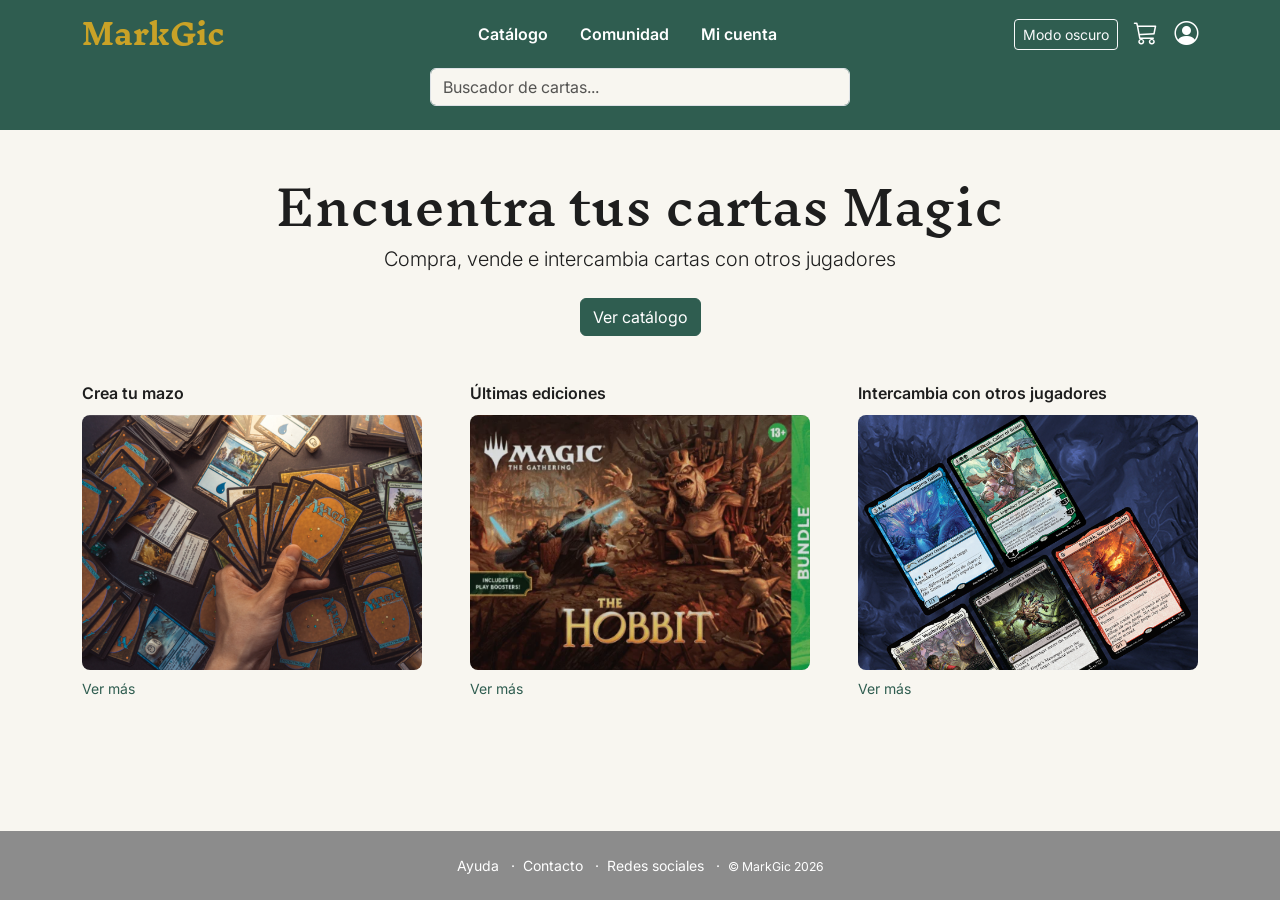
<file: index.html>
<!DOCTYPE html>
<html lang="es">
<head>
    <meta charset="UTF-8">
    <meta name="viewport" content="width=device-width, initial-scale=1.0">
    <title>MarkGic | Compra, vende e intercambia cartas Magic</title>

    <!-- Fuentes del UI Kit -->
    <link rel="preconnect" href="https://fonts.googleapis.com">
    <link rel="preconnect" href="https://fonts.gstatic.com" crossorigin>
    <link href="https://fonts.googleapis.com/css2?family=Inknut+Antiqua:wght@500;600;700&family=Inter:wght@400;500;600&display=swap" rel="stylesheet">

    <!-- Iconos del carrito y del usuario -->
    <link rel="stylesheet" href="https://cdn.jsdelivr.net/npm/bootstrap-icons@1.11.3/font/bootstrap-icons.min.css">

    <link rel="stylesheet" href="css/style.css">
</head>
<body class="d-flex flex-column min-vh-100">

    <!-- ===== CABECERA ===== -->
    <header class="cabecera bg-primary">
        <nav class="navbar navbar-expand-lg" data-bs-theme="dark" aria-label="Menú principal">
            <div class="container">
                <a class="navbar-brand logo" href="index.html">MarkGic</a>

                <!-- Iconos: siempre a la derecha, también en móvil -->
                <div class="d-flex align-items-center gap-3 order-lg-last">
                    <button id="theme-toggle" class="btn btn-outline-light btn-sm" type="button">Modo oscuro</button>
                    <a href="#" class="nav-icono" aria-label="Carrito">
                        <i class="bi bi-cart3" aria-hidden="true"></i>
                    </a>
                    <a href="login.html" class="nav-icono d-none d-lg-inline" aria-label="Mi perfil">
                        <i class="bi bi-person-circle" aria-hidden="true"></i>
                    </a>
                    <button class="navbar-toggler" type="button" data-bs-toggle="collapse" data-bs-target="#menuPrincipal" aria-controls="menuPrincipal" aria-expanded="false" aria-label="Abrir menú">
                        <span class="navbar-toggler-icon"></span>
                    </button>
                </div>

                <!-- Enlaces: en móvil se esconden dentro de la hamburguesa -->
                <div class="collapse navbar-collapse" id="menuPrincipal">
                    <ul class="navbar-nav mx-auto">
                        <li class="nav-item"><a class="nav-link" href="#">Catálogo</a></li>
                        <li class="nav-item"><a class="nav-link" href="#">Comunidad</a></li>
                        <li class="nav-item"><a class="nav-link" href="login.html">Mi cuenta</a></li>
                    </ul>
                </div>
            </div>
        </nav>

        <!-- Buscador -->
        <div class="container pb-4">
            <form class="buscador mx-auto" role="search" action="#">
                <label for="busqueda" class="visually-hidden">Buscar cartas</label>
                <input class="form-control" type="search" id="busqueda" name="busqueda" placeholder="Buscador de cartas...">
            </form>
        </div>
    </header>

    <!-- ===== CONTENIDO ===== -->
    <main class="flex-grow-1">
        <!-- Portada -->
        <section class="portada container text-center py-5">
            <h1>Encuentra tus cartas Magic</h1>
            <p class="lead mb-4">Compra, vende e intercambia cartas con otros jugadores</p>
            <a href="#" class="btn btn-primary">Ver catálogo</a>
        </section>

        <!-- Destacados: 1 columna en móvil, 3 en escritorio -->
        <section class="destacados container pb-5" aria-label="Destacados">
            <div class="row g-5">
                <div class="col-12 col-md-4">
                    <article class="tarjeta">
                        <h2 class="h6">Crea tu mazo</h2>
                        <img src="img/crea-tu-mazo.png" alt="Mano sujetando cartas de Magic sobre una mesa llena de cartas">
                        <a href="#" class="d-block mt-2 small">Ver más<span class="visually-hidden"> sobre crear tu mazo</span></a>
                    </article>
                </div>

                <div class="col-12 col-md-4">
                    <article class="tarjeta">
                        <h2 class="h6">Últimas ediciones</h2>
                        <img src="img/ultimas-ediciones.png" alt="Caja de la edición de Magic de El Hobbit">
                        <a href="#" class="d-block mt-2 small">Ver más<span class="visually-hidden"> sobre las últimas ediciones</span></a>
                    </article>
                </div>

                <div class="col-12 col-md-4">
                    <article class="tarjeta">
                        <h2 class="h6">Intercambia con otros jugadores</h2>
                        <img src="img/intercambia.png" alt="Varias cartas de Magic de distintos colores sobre fondo azul">
                        <a href="#" class="d-block mt-2 small">Ver más<span class="visually-hidden"> sobre intercambiar cartas</span></a>
                    </article>
                </div>
            </div>
        </section>
    </main>

    <!-- ===== PIE ===== -->
    <footer class="pie py-4">
        <ul class="list-inline text-center mb-0">
            <li class="list-inline-item"><a href="#">Ayuda</a></li>
            <li class="list-inline-item"><a href="#">Contacto</a></li>
            <li class="list-inline-item"><a href="#">Redes sociales</a></li>
            <li class="list-inline-item"><small>© MarkGic 2026</small></li>
        </ul>
    </footer>

    <!-- Primero Bootstrap (hamburguesa), después mi script -->
    <script src="js/bootstrap.bundle.min.js"></script>
    <script src="js/script.js"></script>
</body>
</html>
</file>
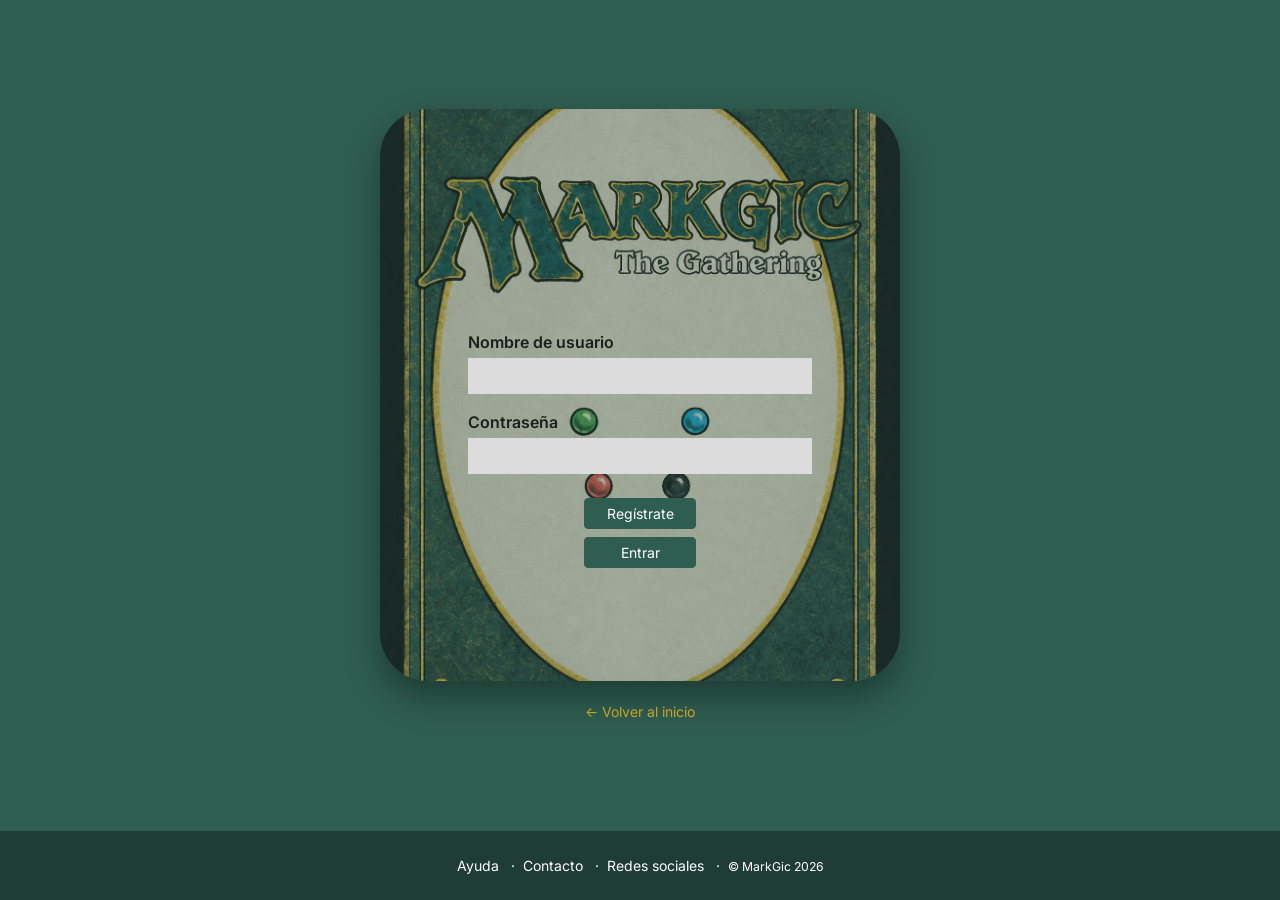
<file: login.html>
<!DOCTYPE html>
<html lang="es">
<head>
    <meta charset="UTF-8">
    <meta name="viewport" content="width=device-width, initial-scale=1.0">
    <title>Iniciar sesión | MarkGic</title>

    <!-- Fuentes del UI Kit -->
    <link rel="preconnect" href="https://fonts.googleapis.com">
    <link rel="preconnect" href="https://fonts.gstatic.com" crossorigin>
    <link href="https://fonts.googleapis.com/css2?family=Inknut+Antiqua:wght@500;600;700&family=Inter:wght@400;500;600&display=swap" rel="stylesheet">

    <link rel="stylesheet" href="css/style.css">
</head>
<body class="pagina-login d-flex flex-column min-vh-100">

    <main class="flex-grow-1 d-flex flex-column align-items-center justify-content-center py-5 px-3">
        <!-- La carta de Magic (imagen de fondo) con el formulario dentro -->
        <section class="carta-login" aria-labelledby="titulo-login">
            <h1 id="titulo-login" class="visually-hidden">Iniciar sesión en MarkGic</h1>

            <!-- data-bs-theme="light": el formulario siempre claro, aunque esté el modo oscuro -->
            <form id="login-form" class="ovalo-login" data-bs-theme="light" novalidate>
                <div class="mb-3">
                    <label for="usuario" class="form-label">Nombre de usuario</label>
                    <input type="text" class="form-control" id="usuario" name="usuario" required minlength="3" autocomplete="username">
                    <div class="invalid-feedback">Mínimo 3 caracteres.</div>
                </div>

                <div class="mb-4">
                    <label for="password" class="form-label">Contraseña</label>
                    <input type="password" class="form-control" id="password" name="password" required minlength="6" autocomplete="current-password">
                    <div class="invalid-feedback">Mínimo 6 caracteres.</div>
                </div>

                <!-- Botones pequeños y centrados, como en Figma -->
                <div class="botones-login">
                    <a href="#" class="btn btn-primary btn-sm">Regístrate</a>
                    <button type="submit" class="btn btn-primary btn-sm">Entrar</button>
                </div>
            </form>
        </section>

        <a href="index.html" class="volver-login">← Volver al inicio</a>
    </main>

    <!-- ===== PIE ===== -->
    <footer class="pie pie-login py-4">
        <ul class="list-inline text-center mb-0">
            <li class="list-inline-item"><a href="#">Ayuda</a></li>
            <li class="list-inline-item"><a href="#">Contacto</a></li>
            <li class="list-inline-item"><a href="#">Redes sociales</a></li>
            <li class="list-inline-item"><small>© MarkGic 2026</small></li>
        </ul>
    </footer>

    <script src="js/bootstrap.bundle.min.js"></script>
    <script src="js/script.js"></script>
</body>
</html>
</file>
